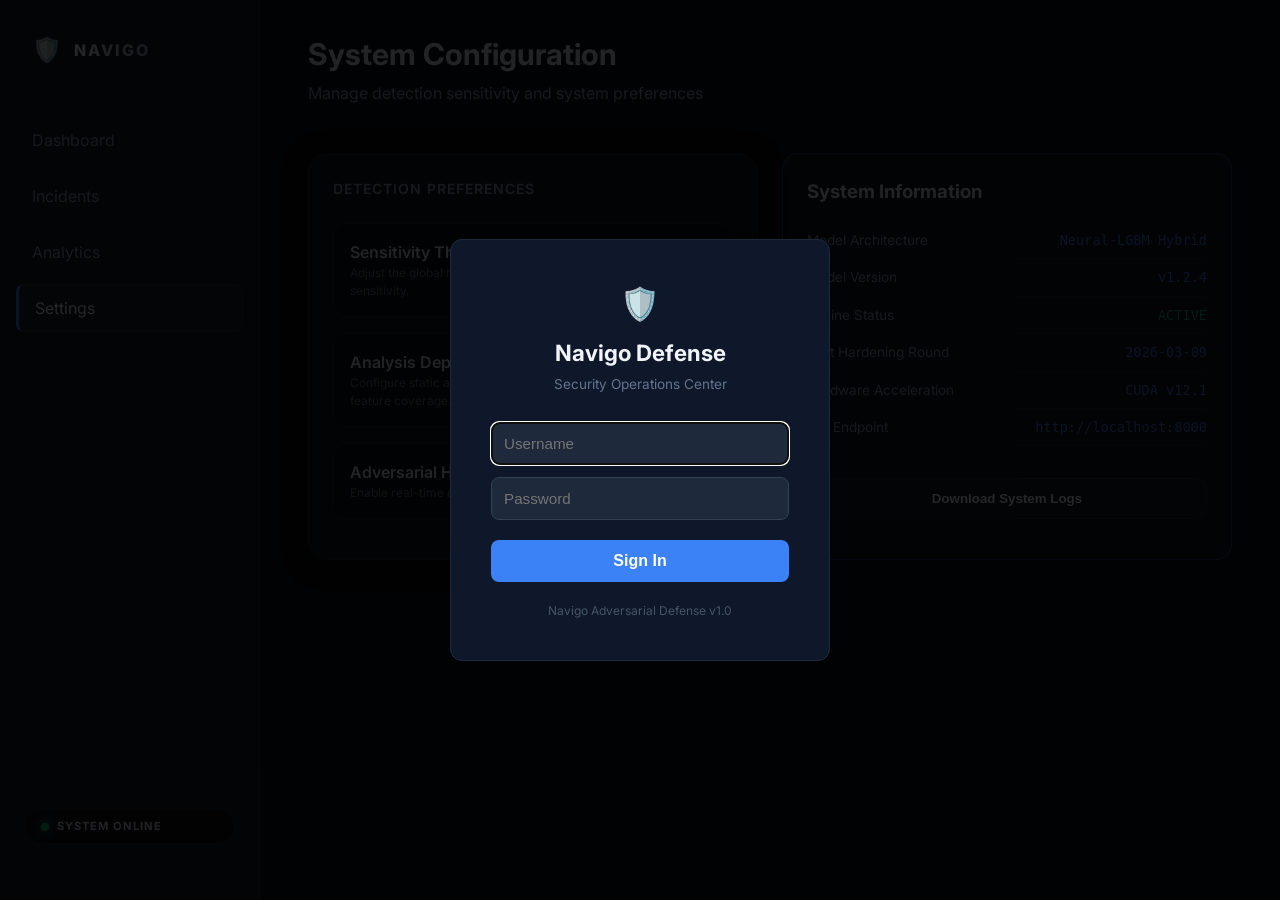
<file: app/settings.html>
<!DOCTYPE html>
<html lang="en">

<head>
    <meta charset="UTF-8">
    <meta name="viewport" content="width=device-width, initial-scale=1.0">
    <title>Navigo Malware Defense | Settings</title>

    <link href="https://fonts.googleapis.com/css2?family=Inter:wght@300;400;500;600;700&display=swap" rel="stylesheet">
    <link rel="stylesheet" href="style.css">

    <style>
        .settings-grid {
            display: grid;
            grid-template-columns: 1fr 1fr;
            gap: 1.5rem;
            margin-top: 2rem;
        }

        .setting-item {
            display: flex;
            justify-content: space-between;
            align-items: center;
            padding: 1rem;
            background: rgba(0, 0, 0, 0.2);
            border-radius: 12px;
            border: 1px solid var(--glass-border);
            margin-bottom: 1rem;
        }

        .setting-info {
            display: flex;
            flex-direction: column;
        }

        .setting-title {
            font-weight: 600;
            color: var(--text-primary);
        }

        .setting-desc {
            font-size: 0.75rem;
            color: var(--text-muted);
        }

        .setting-control select, .setting-control input {
            background: rgba(0, 0, 0, 0.4);
            border: 1px solid var(--glass-border);
            color: var(--accent);
            padding: 0.5rem;
            border-radius: 8px;
            font-family: inherit;
        }

        .info-card {
            background: rgba(59, 130, 246, 0.05);
            border: 1px solid var(--accent-glow);
            padding: 1.5rem;
            border-radius: 16px;
        }

        .info-list {
            list-style: none;
            margin-top: 1rem;
        }

        .info-list li {
            display: flex;
            justify-content: space-between;
            padding: 0.5rem 0;
            border-bottom: 1px solid rgba(255, 255, 255, 0.05);
            font-size: 0.85rem;
        }

        .info-list li span:first-child {
            color: var(--text-secondary);
        }

        .info-list li span:last-child {
            font-family: monospace;
            color: var(--accent);
        }
    </style>
</head>

<body class="dark-theme">
<div class="app-container">

<!-- SIDEBAR -->
<aside class="sidebar">

    <div class="logo-section">
        <span class="logo-icon">🛡️</span>
        <span class="logo-text">NAVIGO</span>
    </div>

    <nav class="side-nav">
        <a href="/index.html" class="nav-item">Dashboard</a>
        <a href="/incidents.html" class="nav-item">Incidents</a>
        <a href="/analytics.html" class="nav-item">Analytics</a>
        <a href="/settings.html" class="nav-item active">Settings</a>
    </nav>

    <div class="sidebar-footer">
        <div class="system-status-badge">
            <span class="pulse green"></span>
            <span id="api-status-text">SYSTEM ONLINE</span>
        </div>
    </div>

</aside>

<!-- MAIN -->
<main class="main-content">

<header class="header">
    <div class="header-left">
        <h1>System Configuration</h1>
        <p class="subtitle">Manage detection sensitivity and system preferences</p>
    </div>
</header>

<div class="settings-grid">
    
    <div class="card glass">
        <h3>Detection Preferences</h3>
        
        <div class="setting-item">
            <div class="setting-info">
                <span class="setting-title">Sensitivity Threshold</span>
                <span class="setting-desc">Adjust the global malware detection sensitivity.</span>
            </div>
            <div class="setting-control">
                <input type="range" min="0" max="100" value="85" style="width: 120px;">
            </div>
        </div>

        <div class="setting-item">
            <div class="setting-info">
                <span class="setting-title">Analysis Depth</span>
                <span class="setting-desc">Configure static analysis feature coverage.</span>
            </div>
            <div class="setting-control">
                <select>
                    <option>Standard (518 Features)</option>
                    <option>Extended (Deep Scan)</option>
                    <option>Quick (Critical only)</option>
                </select>
            </div>
        </div>

        <div class="setting-item">
            <div class="setting-info">
                <span class="setting-title">Adversarial Hardening</span>
                <span class="setting-desc">Enable real-time evasion technique analysis.</span>
            </div>
            <div class="setting-control">
                <select>
                    <option>Enabled</option>
                    <option>Disabled</option>
                </select>
            </div>
        </div>

    </div>

    <div class="info-card">
        <h3>System Information</h3>
        
        <ul class="info-list">
            <li><span>Model Architecture</span><span>Neural-LGBM Hybrid</span></li>
            <li><span>Model Version</span><span id="settings-model-version">v1.2.4</span></li>
            <li><span>Engine Status</span><span class="success-text">ACTIVE</span></li>
            <li><span>Last Hardening Round</span><span>2026-03-09</span></li>
            <li><span>Hardware Acceleration</span><span>CUDA v12.1</span></li>
            <li><span>API Endpoint</span><span>http://localhost:8000</span></li>
        </ul>
        
        <div style="margin-top: 2rem; text-align: center;">
            <button class="btn secondary" style="width: 100%;">Download System Logs</button>
        </div>
    </div>

</div>

</main>
</div>

<!-- LOADING -->
<div id="loading-overlay" class="overlay hidden">
    <div class="spinner"></div>
    <p>Loading System Intelligence...</p>
</div>

<script src="app.js"></script>

</body>
</html>
</file>
<file: app/style.css>
/* CSS Design System - Navigo Malware Defense */

:root {
    --bg-dark: #0a0e14;
    --bg-sidebar: #111822;
    --accent: #3b82f6;
    --accent-glow: rgba(59, 130, 246, 0.4);
    --glass-bg: rgba(255, 255, 255, 0.03);
    --glass-border: rgba(255, 255, 255, 0.08);
    --text-primary: #e2e8f0;
    --text-secondary: #94a3b8;
    --text-muted: #64748b;
    --success: #10b981;
    --warning: #f59e0b;
    --danger: #ef4444;
    --card-shadow: 0 4px 24px -1px rgba(0, 0, 0, 0.5);
}

* {
    margin: 0;
    padding: 0;
    box-sizing: border-box;
}

body {
    font-family: 'Inter', sans-serif;
    background-color: var(--bg-dark);
    color: var(--text-primary);
    line-height: 1.5;
    overflow-x: hidden;
}

.app-container {
    display: flex;
    min-height: 100vh;
}

/* Sidebar Styling */
.sidebar {
    width: 260px;
    background-color: var(--bg-sidebar);
    border-right: 1px solid var(--glass-border);
    display: flex;
    flex-direction: column;
    padding: 2rem 0;
}

.logo-section {
    padding: 0 2rem;
    margin-bottom: 3rem;
    display: flex;
    align-items: center;
    gap: 0.75rem;
}

.logo-icon {
    font-size: 1.5rem;
}

.logo-text {
    font-weight: 800;
    letter-spacing: 2px;
    background: linear-gradient(90deg, #fff, #94a3b8);
    -webkit-background-clip: text;
    background-clip: text;
    -webkit-text-fill-color: transparent;
}

.side-nav {
    flex: 1;
    padding: 0 1rem;
}

.nav-item {
    display: block;
    padding: 0.75rem 1rem;
    color: var(--text-secondary);
    text-decoration: none;
    border-radius: 8px;
    margin-bottom: 0.5rem;
    transition: all 0.3s ease;
}

.nav-item:hover,
.nav-item.active {
    background-color: var(--glass-bg);
    color: #fff;
    box-shadow: inset 0 0 0 1px var(--glass-border);
}

.nav-item.active {
    border-left: 3px solid var(--accent);
}

.sidebar-footer {
    padding: 1.5rem;
}

.system-status-badge {
    background: rgba(0, 0, 0, 0.3);
    padding: 0.5rem 1rem;
    border-radius: 100px;
    display: flex;
    align-items: center;
    gap: 0.5rem;
    font-size: 0.7rem;
    font-weight: 700;
    letter-spacing: 1px;
    border: 1px solid var(--glass-border);
}

.pulse {
    width: 8px;
    height: 8px;
    border-radius: 50%;
}

.pulse.green {
    background: var(--success);
    box-shadow: 0 0 8px var(--success);
}

/* Main Content Styling */
.main-content {
    flex: 1;
    padding: 2rem 3rem;
    max-height: 100vh;
    overflow-y: auto;
}

.header {
    display: flex;
    justify-content: space-between;
    align-items: flex-start;
    margin-bottom: 3rem;
}

.header-left h1 {
    font-size: 1.875rem;
    font-weight: 700;
}

.badge {
    background: var(--accent);
    font-size: 0.65rem;
    padding: 0.2rem 0.5rem;
    border-radius: 4px;
    vertical-align: middle;
    margin-left: 0.5rem;
}

.subtitle {
    color: var(--text-secondary);
    margin-top: 0.25rem;
}

.model-info {
    background: var(--glass-bg);
    padding: 0.5rem 1rem;
    border-radius: 12px;
    border: 1px solid var(--glass-border);
    display: flex;
    flex-direction: column;
    align-items: flex-end;
}

.model-info .label {
    font-size: 0.625rem;
    color: var(--text-muted);
    font-weight: 700;
}

.model-info .value {
    font-family: monospace;
    font-weight: 600;
    color: var(--accent);
}

/* Dashboard Grid */
.dashboard-grid {
    display: grid;
    grid-template-columns: 1fr 2fr;
    grid-template-rows: auto auto;
    gap: 1.5rem;
}

.card {
    padding: 1.5rem;
    border-radius: 20px;
    border: 1px solid var(--glass-border);
    position: relative;
    overflow: hidden;
    backdrop-filter: blur(16px);
}

.card h3 {
    font-size: 0.875rem;
    font-weight: 600;
    color: var(--text-secondary);
    margin-bottom: 1.5rem;
    text-transform: uppercase;
    letter-spacing: 1px;
}

.glass {
    background: var(--glass-bg);
    box-shadow: var(--card-shadow);
}

/* Specific Panels */
.gauge-container {
    position: relative;
    width: 220px;
    height: 120px;
    margin: 0 auto;
}

.gauge-value {
    position: absolute;
    bottom: 5px;
    left: 0;
    right: 0;
    text-align: center;
    display: flex;
    flex-direction: column;
}

.gauge-value #risk-score-display {
    font-size: 2rem;
    font-weight: 800;
}

.gauge-value .label {
    font-size: 0.6rem;
    color: var(--text-muted);
}

.risk-details {
    margin-top: 1.5rem;
    display: flex;
    flex-direction: column;
    gap: 0.75rem;
}

.detail-item {
    display: flex;
    justify-content: space-between;
    padding: 0.5rem;
    background: rgba(0, 0, 0, 0.2);
    border-radius: 8px;
}

.metrics-grid {
    display: grid;
    grid-template-columns: repeat(4, 1fr);
    gap: 1rem;
    margin-bottom: 2rem;
}

.metric-card {
    background: rgba(0, 0, 0, 0.2);
    padding: 1rem;
    border-radius: 12px;
    display: flex;
    flex-direction: column;
}

.m-label {
    font-size: 0.65rem;
    color: var(--text-muted);
    font-weight: 700;
}

.m-value {
    font-size: 1.25rem;
    font-weight: 700;
    color: #fff;
    margin-top: 0.25rem;
}

.metric-card.highlight .m-value {
    color: var(--success);
}

.chart-container {
    height: 250px;
}

/* Activity Log */
.activity-list {
    display: flex;
    flex-direction: column;
    gap: 1rem;
    max-height: 400px;
    overflow-y: auto;
    padding-right: 0.5rem;
}

.activity-item {
    display: flex;
    align-items: center;
    gap: 1rem;
    padding: 0.75rem;
    background: rgba(255, 255, 255, 0.02);
    border-radius: 12px;
    border: 1px solid var(--glass-border);
    animation: slideUp 0.3s ease-out;
}

.log-dot {
    width: 10px;
    height: 10px;
    border-radius: 50%;
    flex-shrink: 0;
}

.log-dot.green {
    background: var(--success);
    box-shadow: 0 0 8px var(--success);
}

.log-dot.red {
    background: var(--danger);
    box-shadow: 0 0 8px var(--danger);
}

.log-info {
    display: flex;
    flex-direction: column;
}

.log-title {
    font-size: 0.8rem;
    font-weight: 600;
}

.log-meta {
    font-size: 0.7rem;
    color: var(--text-muted);
}

.empty-state {
    text-align: center;
    padding: 3rem 0;
    color: var(--text-muted);
    font-style: italic;
}

/* Color Utilities */
.success-text {
    color: var(--success) !important;
}

.danger-text {
    color: var(--danger) !important;
}

/* Input Panel */
textarea {
    width: 100%;
    height: 120px;
    background: rgba(0, 0, 0, 0.4);
    border: 1px solid var(--glass-border);
    border-radius: 12px;
    padding: 1rem;
    color: var(--accent);
    font-family: monospace;
    resize: none;
    margin-bottom: 1rem;
}

textarea:focus {
    outline: none;
    border-color: var(--accent);
    box-shadow: 0 0 10px var(--accent-glow);
}

.actions {
    display: flex;
    gap: 1rem;
}

.btn {
    padding: 0.75rem 1.5rem;
    border-radius: 10px;
    border: none;
    font-weight: 600;
    cursor: pointer;
    transition: all 0.3s ease;
}

.btn.primary {
    background: var(--accent);
    color: #fff;
}

.btn.primary:hover {
    transform: translateY(-2px);
    box-shadow: 0 4px 12px var(--accent-glow);
}

.btn.secondary {
    background: var(--glass-bg);
    color: #fff;
    border: 1px solid var(--glass-border);
}

.btn.secondary:hover {
    background: rgba(255, 255, 255, 0.1);
}

/* Results */
.result-card {
    margin-top: 1.5rem;
    background: rgba(16, 185, 129, 0.1);
    border: 1px solid rgba(16, 185, 129, 0.2);
    border-radius: 12px;
    padding: 1rem;
    animation: slideUp 0.4s ease-out;
}

.result-header {
    display: flex;
    justify-content: space-between;
    margin-bottom: 0.5rem;
}

.decision {
    font-weight: 800;
}

.timestamp {
    font-size: 0.75rem;
    color: var(--text-muted);
}

/* Overlay */
.overlay {
    position: fixed;
    top: 0;
    left: 0;
    right: 0;
    bottom: 0;
    background: rgba(10, 14, 20, 0.8);
    backdrop-filter: blur(8px);
    display: flex;
    flex-direction: column;
    justify-content: center;
    align-items: center;
    z-index: 1000;
    gap: 1.5rem;
}

.spinner {
    width: 40px;
    height: 40px;
    border: 4px solid var(--glass-bg);
    border-top: 4px solid var(--accent);
    border-radius: 50%;
    animation: spin 1s linear infinite;
}

.hidden {
    display: none !important;
}

@keyframes spin {
    to {
        transform: rotate(360deg);
    }
}

@keyframes slideUp {
    from {
        transform: translateY(20px);
        opacity: 0;
    }

    to {
        transform: translateY(0);
        opacity: 1;
    }
}

/* Real-Time Threat Feed Styles */
.threat-feed-card {
    background: rgba(20, 20, 30, 0.8) !important;
    max-height: 400px;
    overflow-y: hidden;
    display: flex;
    flex-direction: column;
}

#threatFeed {
    flex: 1;
    overflow-y: auto;
    padding-right: 5px;
}

#threatFeed::-webkit-scrollbar {
    width: 4px;
}

#threatFeed::-webkit-scrollbar-thumb {
    background: var(--glass-border);
    border-radius: 4px;
}

.feed-entry {
    display: flex;
    justify-content: space-between;
    align-items: center;
    padding: 10px;
    border-bottom: 1px solid rgba(255, 255, 255, 0.05);
    font-size: 0.85rem;
    font-family: 'Inter', sans-serif;
    animation: slideUp 0.3s ease-out;
}

.feed-entry span:first-child {
    color: var(--text-muted);
    font-family: monospace;
    width: 80px;
}

.feed-entry span:last-child {
    color: var(--text-secondary);
    font-weight: 500;
}

.feed-malicious {
    color: #ff4d4d;
    font-weight: 700;
    text-transform: uppercase;
}

.feed-benign {
    color: #4dff88;
    font-weight: 700;
    text-transform: uppercase;
}

/* Responsive adjustments */
@media (max-width: 1200px) {
    .dashboard-grid {
        grid-template-columns: 1fr;
    }

    .metrics-grid {
        grid-template-columns: repeat(2, 1fr);
    }
}
</file>
